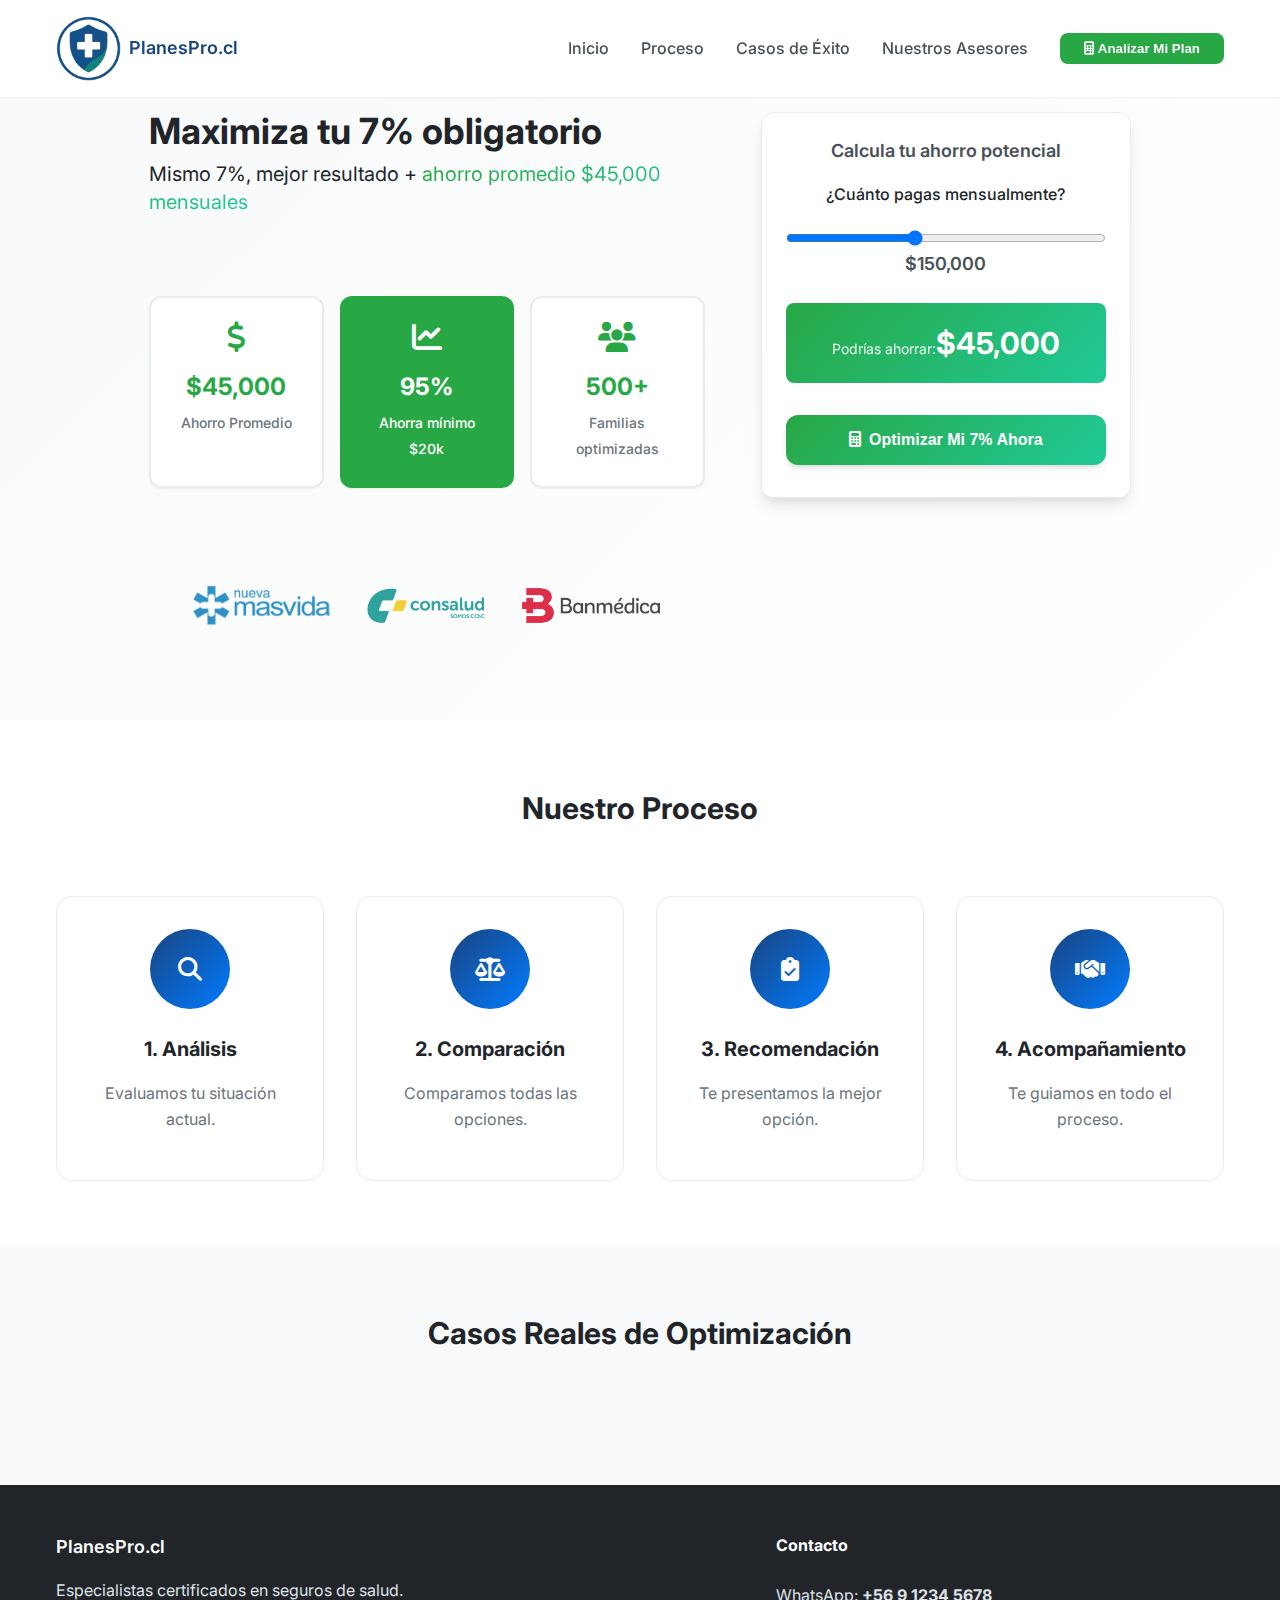
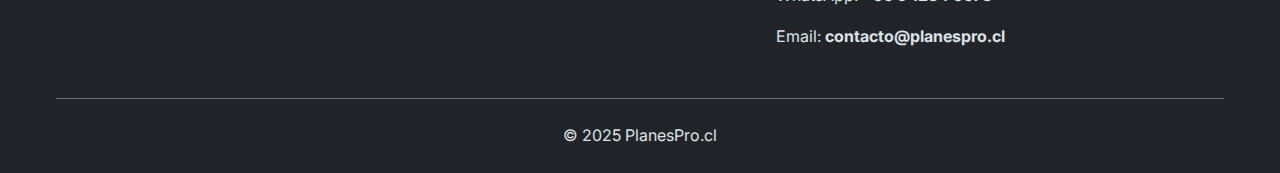
<file: TEST/index.html>
<!DOCTYPE html>
<html lang="es">
<head>
    <meta charset="UTF-8">
    <meta name="viewport" content="width=device-width, initial-scale=1.0">
    <title>PlanesPro.cl - Especialistas en Seguros de Salud</title>
    <meta name="description" content="Especialistas certificados en Isapre. Ahorra hasta $180,000 mensuales optimizando tu plan de salud. Asesoría responsable y personalizada.">
    <link rel="stylesheet" href="styles/styles.css">
    <link href="https://fonts.googleapis.com/css2?family=Inter:wght@300;400;500;600;700&display=swap" rel="stylesheet">
    <link rel="stylesheet" href="https://cdnjs.cloudflare.com/ajax/libs/font-awesome/6.4.0/css/all.min.css">
</head>
<body>

    <header class="header">
        <nav class="navbar">
            <div class="nav-container">
                <a href="index.html" class="logo">
                    <img src="img/logos_planespro/logo-planespro-obs.png" alt="PlanesPro.cl Logo" class="logo-img">
                    <span class="logo-text">PlanesPro.cl</span>
                </a>
                <div class="nav-links">
                    <a href="#inicio" class="nav-link">Inicio</a>
                    <a href="#como-funciona" class="nav-link">Proceso</a>
                    <a href="#casos-exito" class="nav-link">Casos de Éxito</a>
                    <a href="asesores.html" class="nav-link">Nuestros Asesores</a>
                    <button class="cta-btn-header" onclick="openFormModal('header-analizar-plan')">
                        <i class="fas fa-calculator"></i>
                        Analizar Mi Plan
                    </button>
                </div>
                <div class="mobile-menu-btn">
                    <i class="fas fa-bars"></i>
                </div>
            </div>
        </nav>
    </header>

    <main>
        <section id="inicio" class="hero">
            <div class="hero-container">
                <div class="hero-split-optimized">
                    <div class="hero-main-vertical">
                        <div class="headline-group">
                            <h1 class="hero-title-main">Maximiza tu 7% obligatorio</h1>
                            <p class="hero-subtitle-attached">Mismo 7%, mejor resultado + <span class="highlight">ahorro promedio $45,000 mensuales</span></p>
                        </div>
                        <div class="metrics-cards">
                            <div class="metric-card"><i class="fas fa-dollar-sign"></i><span class="metric-number">$45,000</span><span class="metric-label">Ahorro Promedio</span></div>
                            <div class="metric-card featured"><i class="fas fa-chart-line"></i><span class="metric-number">95%</span><span class="metric-label">Ahorra mínimo $20k</span></div>
                            <div class="metric-card"><i class="fas fa-users"></i><span class="metric-number">500+</span><span class="metric-label">Familias optimizadas</span></div>
                        </div>
                        <div class="logos-carousel-section">
                            <div class="logos-carousel">
                                <img src="img/logos_isapres/nuevamasvida.png" alt="Nueva Masvida" class="logo-carousel-item">
                                <img src="img/logos_isapres/consalud.png" alt="Consalud" class="logo-carousel-item">
                                <img src="img/logos_isapres/banmedica-logo.png" alt="Banmédica" class="logo-carousel-item">
                            </div>
                        </div>
                    </div>
                    <div class="hero-calculator">
                        <div class="calculator-card">
                            <h3>Calcula tu ahorro potencial</h3>
                            <div class="calculator-content">
                                <div class="input-group">
                                    <label for="current-payment">¿Cuánto pagas mensualmente?</label>
                                    <input type="range" id="current-payment" min="50000" max="300000" value="150000">
                                    <span id="payment-display">$150,000</span>
                                </div>
                                <div class="savings-result"><span class="savings-label">Podrías ahorrar:</span><span class="savings-amount" id="potential-savings">$45,000</span></div>
                                <button class="cta-btn-breathe" onclick="openFormModal('hero-optimizar-ahora')"><i class="fas fa-calculator"></i><span>Optimizar Mi 7% Ahora</span></button>
                            </div>
                        </div>
                    </div>
                </div>
            </div>
        </section>

        <section id="como-funciona" class="como-funciona">
             <div class="container">
                <div class="section-header"><h2>Nuestro Proceso</h2></div>
                <div class="proceso-steps">
                    <div class="step"><div class="step-icon"><i class="fas fa-search"></i></div><h3>1. Análisis</h3><p>Evaluamos tu situación actual.</p></div>
                    <div class="step"><div class="step-icon"><i class="fas fa-balance-scale"></i></div><h3>2. Comparación</h3><p>Comparamos todas las opciones.</p></div>
                    <div class="step"><div class="step-icon"><i class="fas fa-clipboard-check"></i></div><h3>3. Recomendación</h3><p>Te presentamos la mejor opción.</p></div>
                    <div class="step"><div class="step-icon"><i class="fas fa-handshake"></i></div><h3>4. Acompañamiento</h3><p>Te guiamos en todo el proceso.</p></div>
                </div>
            </div>
        </section>

        <section id="casos-exito" class="casos-exito">
            <div class="container">
                <div class="section-header"><h2>Casos Reales de Optimización</h2></div>
                </div>
        </section>
    </main>

    <footer class="footer">
        <div class="container">
             <div class="footer-content">
                <div class="footer-info">
                    <a href="index.html" class="footer-logo"><span class="logo-text">PlanesPro.cl</span></a>
                    <p>Especialistas certificados en seguros de salud.</p>
                </div>
                <div class="footer-contact">
                    <h4>Contacto</h4>
                    <div class="contact-item"><span>WhatsApp: <strong>+56 9 1234 5678</strong></span></div>
                    <div class="contact-item"><span>Email: <strong>contacto@planespro.cl</strong></span></div>
                </div>
            </div>
            <div class="footer-bottom"><p>&copy; 2025 PlanesPro.cl</p></div>
        </div>
    </footer>
    
    <div id="form-container"></div>
    
    <div id="successModal" class="modal">
        </div>

    <script src="js/script.js"></script>
</body>
</html>
</file>
<file: TEST/styles/styles.css>
/* Reset y Base */
* {
    margin: 0;
    padding: 0;
    box-sizing: border-box;
}

/* Variables CSS - Optimizadas */
:root {
    /* Colores Principales */
    --color-primary: #1a4480;        /* Azul médico oscuro */
    --color-secondary: #28a745;      /* Verde para CTAs */
    --color-accent: #007bff;         /* Azul brillante para acentos */
    --color-health: #17a2b8;         /* Azul salud */
    
    /* Colores Neutros */
    --color-white: #ffffff;
    --color-light: #f8f9fa;
    --color-gray-100: #f1f3f4;
    --color-gray-200: #e9ecef;
    --color-gray-300: #dee2e6;
    --color-gray-600: #6c757d;
    --color-gray-800: #495057;
    --color-gray-900: #212529;
    
    /* Colores de Estado */
    --color-success: #28a745;
    --color-warning: #ffc107;
    --color-danger: #dc3545;
    --color-info: #17a2b8;
    
    /* WhatsApp */
    --color-whatsapp: #25d366;
    
    /* Tipografía */
    --font-family: 'Inter', -apple-system, BlinkMacSystemFont, 'Segoe UI', Roboto, sans-serif;
    --font-size-xs: 0.75rem;
    --font-size-sm: 0.875rem;
    --font-size-base: 1rem;
    --font-size-lg: 1.125rem;
    --font-size-xl: 1.25rem;
    --font-size-2xl: 1.5rem;
    --font-size-3xl: 1.875rem;
    --font-size-4xl: 2.25rem;
    --font-size-5xl: 3rem;
    
    /* Espaciado */
    --spacing-xs: 0.25rem;
    --spacing-sm: 0.5rem;
    --spacing-md: 1rem;
    --spacing-lg: 1.5rem;
    --spacing-xl: 2rem;
    --spacing-2xl: 3rem;
    --spacing-3xl: 4rem;
    
    /* Sombras */
    --shadow-sm: 0 1px 2px 0 rgba(0, 0, 0, 0.05);
    --shadow-base: 0 1px 3px 0 rgba(0, 0, 0, 0.1), 0 1px 2px 0 rgba(0, 0, 0, 0.06);
    --shadow-md: 0 4px 6px -1px rgba(0, 0, 0, 0.1), 0 2px 4px -1px rgba(0, 0, 0, 0.06);
    --shadow-lg: 0 10px 15px -3px rgba(0, 0, 0, 0.1), 0 4px 6px -2px rgba(0, 0, 0, 0.05);
    --shadow-xl: 0 20px 25px -5px rgba(0, 0, 0, 0.1), 0 10px 10px -5px rgba(0, 0, 0, 0.04);
    
    /* Bordes */
    --border-radius-sm: 0.25rem;
    --border-radius-md: 0.5rem;
    --border-radius-lg: 0.75rem;
    --border-radius-xl: 1rem;
    --border-radius-2xl: 1.5rem;
    
    /* Transiciones */
    --transition-fast: 0.15s ease;
    --transition-base: 0.3s ease;
    --transition-slow: 0.5s ease;
}

/* Base Styles */
body {
    font-family: var(--font-family);
    line-height: 1.6;
    color: var(--color-gray-900);
    background-color: var(--color-white);
    scroll-behavior: smooth;
}

.container {
    max-width: 1200px;
    margin: 0 auto;
    padding: 0 var(--spacing-md);
}

/* Header */
.header {
    background: var(--color-white);
    box-shadow: var(--shadow-sm);
    position: fixed;
    top: 0;
    left: 0;
    right: 0;
    z-index: 1000;
}

.navbar {
    padding: var(--spacing-md) 0;
}

.nav-container {
    max-width: 1200px;
    margin: 0 auto;
    padding: 0 var(--spacing-md);
    display: flex;
    justify-content: space-between;
    align-items: center;
}

.logo {
    display: flex;
    align-items: center;
    gap: var(--spacing-sm);
    text-decoration: none;
    transition: var(--transition-base);
}

.logo:hover {
    transform: translateY(-1px);
}

.logo-img {
    width: 65px;
    height: 65px;
    object-fit: contain;
}

.logo-text {
    font-size: var(--font-size-lg);
    font-weight: 600;
    color: var(--color-primary);
}

.nav-links {
    display: flex;
    align-items: center;
    gap: var(--spacing-xl);
}

.nav-link {
    color: var(--color-gray-800);
    text-decoration: none;
    font-weight: 500;
    transition: var(--transition-base);
}

.nav-link:hover {
    color: var(--color-primary);
}

.cta-btn-header {
    background: var(--color-secondary);
    color: var(--color-white);
    border: none;
    padding: var(--spacing-sm) var(--spacing-lg);
    border-radius: var(--border-radius-md);
    font-weight: 600;
    cursor: pointer;
    transition: var(--transition-base);
    display: flex;
    align-items: center;
    gap: var(--spacing-xs);
}

.cta-btn-header:hover {
    background: #1e7e34;
    transform: translateY(-2px);
    box-shadow: var(--shadow-md);
}

.mobile-menu-btn {
    display: none;
    font-size: var(--font-size-xl);
    color: var(--color-primary);
    cursor: pointer;
}

/* Hero Section - Centrado y Limpio */
.hero {
    background: linear-gradient(135deg, var(--color-light) 0%, var(--color-white) 100%);
    padding: 100px 0 var(--spacing-lg);
    min-height: 80vh;
    display: flex;
    align-items: center;
}

.hero-container {
    max-width: 1200px;
    margin: 0 auto;
    padding: 0 var(--spacing-md);
}

.hero-content-centered {
    text-align: center;
    max-width: 900px;
    margin: 0 auto;
}

.hero-text-centered {
    display: flex;
    flex-direction: column;
    align-items: center;
    gap: var(--spacing-lg);
}

.hero-title {
    font-size: var(--font-size-4xl);
    font-weight: 700;
    line-height: 1.2;
    color: var(--color-gray-900);
    margin-bottom: var(--spacing-lg);
}

.highlight {
    color: var(--color-secondary);
    background: linear-gradient(135deg, var(--color-secondary), #20c997);
    -webkit-background-clip: text;
    -webkit-text-fill-color: transparent;
    background-clip: text;
}

.hero-subtitle {
    font-size: var(--font-size-lg);
    color: var(--color-gray-600);
    margin-bottom: var(--spacing-xl);
    line-height: 1.6;
}

/* Contexto Social Responsable */
.social-context {
    background: #e8f5e8;
    border-left: 4px solid var(--color-secondary);
    padding: var(--spacing-md);
    border-radius: var(--border-radius-md);
    margin-bottom: var(--spacing-lg);
}

.context-item {
    display: flex;
    align-items: center;
    gap: var(--spacing-sm);
    margin-bottom: var(--spacing-sm);
    color: var(--color-gray-700);
    font-size: var(--font-size-sm);
}

.context-item:last-child {
    margin-bottom: 0;
}

.context-item i {
    color: var(--color-secondary);
    font-size: var(--font-size-base);
}

.urgency-banner {
    background: linear-gradient(135deg, #ff6b6b, #ee5a24);
    color: var(--color-white);
    padding: var(--spacing-md) var(--spacing-lg);
    border-radius: var(--border-radius-lg);
    display: flex;
    align-items: center;
    gap: var(--spacing-sm);
    margin-bottom: var(--spacing-xl);
    font-weight: 500;
    animation: pulseGlow 3s infinite;
}

@keyframes pulseGlow {
    0%, 100% { box-shadow: 0 0 5px rgba(238, 90, 36, 0.3); }
    50% { box-shadow: 0 0 20px rgba(238, 90, 36, 0.6); }
}

/* Hero CTA Section */
.hero-cta-section {
    display: flex;
    flex-direction: column;
    align-items: center;
    gap: var(--spacing-lg);
    margin: var(--spacing-xl) 0;
}

.cta-btn-main {
    background: linear-gradient(135deg, var(--color-secondary), #20c997);
    color: var(--color-white);
    border: none;
    padding: var(--spacing-lg) var(--spacing-2xl);
    border-radius: var(--border-radius-xl);
    font-size: var(--font-size-lg);
    font-weight: 700;
    cursor: pointer;
    transition: var(--transition-base);
    display: flex;
    flex-direction: column;
    align-items: center;
    gap: var(--spacing-xs);
    box-shadow: var(--shadow-lg);
    min-width: 280px;
    text-align: center;
}

.cta-btn-main:hover {
    transform: translateY(-3px);
    box-shadow: var(--shadow-xl);
    background: linear-gradient(135deg, #1e7e34, #17a085);
}

.cta-btn-main i {
    font-size: var(--font-size-xl);
    margin-bottom: var(--spacing-xs);
}

.cta-btn-main small {
    font-size: var(--font-size-sm);
    font-weight: 400;
    opacity: 0.9;
}

.hero-guarantees {
    display: flex;
    justify-content: center;
    gap: var(--spacing-lg);
    flex-wrap: wrap;
}

.hero-guarantees .guarantee {
    display: flex;
    align-items: center;
    gap: var(--spacing-xs);
    color: var(--color-gray-700);
    font-size: var(--font-size-sm);
    font-weight: 500;
    background: var(--color-white);
    padding: var(--spacing-sm) var(--spacing-md);
    border-radius: var(--border-radius-md);
    box-shadow: var(--shadow-sm);
    border: 1px solid var(--color-gray-200);
}

.hero-guarantees .guarantee i {
    color: var(--color-secondary);
}

/* Hero Content Sections */
.hero-content-sections {
    display: grid;
    grid-template-columns: 1fr 1fr;
    gap: var(--spacing-2xl);
    margin-top: var(--spacing-3xl);
    max-width: 1000px;
    margin-left: auto;
    margin-right: auto;
}

.content-section {
    background: var(--color-white);
    padding: var(--spacing-xl);
    border-radius: var(--border-radius-xl);
    box-shadow: var(--shadow-md);
    border: 1px solid var(--color-gray-200);
    text-align: left;
}

.content-section h3 {
    color: var(--color-gray-900);
    font-size: var(--font-size-lg);
    margin-bottom: var(--spacing-lg);
    display: flex;
    align-items: center;
    gap: var(--spacing-sm);
}

.content-section h3 i {
    color: var(--color-primary);
}

.benefits-list {
    display: flex;
    flex-direction: column;
    gap: var(--spacing-lg);
}

.benefit-point {
    display: flex;
    gap: var(--spacing-md);
    align-items: flex-start;
}

.benefit-icon {
    width: 40px;
    height: 40px;
    background: linear-gradient(135deg, var(--color-secondary), #20c997);
    border-radius: 50%;
    display: flex;
    align-items: center;
    justify-content: center;
    flex-shrink: 0;
}

.benefit-icon i {
    color: var(--color-white);
    font-size: var(--font-size-base);
}

.benefit-text strong {
    color: var(--color-gray-900);
    font-size: var(--font-size-base);
    display: block;
    margin-bottom: var(--spacing-xs);
}

.benefit-text p {
    color: var(--color-gray-600);
    font-size: var(--font-size-sm);
    line-height: 1.4;
    margin: 0;
}

.process-steps-mini {
    display: flex;
    flex-direction: column;
    gap: var(--spacing-lg);
    margin-bottom: var(--spacing-lg);
}

.step-mini {
    display: flex;
    gap: var(--spacing-md);
    align-items: flex-start;
}

.step-number {
    width: 32px;
    height: 32px;
    background: var(--color-primary);
    color: var(--color-white);
    border-radius: 50%;
    display: flex;
    align-items: center;
    justify-content: center;
    font-weight: 600;
    font-size: var(--font-size-sm);
    flex-shrink: 0;
}

.step-content strong {
    color: var(--color-gray-900);
    font-size: var(--font-size-base);
    display: block;
    margin-bottom: var(--spacing-xs);
}

.step-content p {
    color: var(--color-gray-600);
    font-size: var(--font-size-sm);
    line-height: 1.4;
    margin: 0;
}

.urgency-note {
    background: #fff3cd;
    border: 1px solid #ffeaa7;
    border-radius: var(--border-radius-md);
    padding: var(--spacing-md);
    display: flex;
    align-items: center;
    gap: var(--spacing-sm);
}

.urgency-note i {
    color: #f39c12;
    flex-shrink: 0;
}

.urgency-note span {
    color: #856404;
    font-size: var(--font-size-sm);
}

.social-proof {
    display: grid;
    grid-template-columns: repeat(3, 1fr);
    gap: var(--spacing-md);
    margin-bottom: var(--spacing-xl);
}

.proof-item {
    text-align: center;
    padding: var(--spacing-md);
    background: var(--color-white);
    border-radius: var(--border-radius-lg);
    box-shadow: var(--shadow-sm);
    border: 1px solid var(--color-gray-200);
}

.proof-item strong {
    display: block;
    font-size: var(--font-size-2xl);
    font-weight: 700;
    color: var(--color-primary);
    margin-bottom: var(--spacing-xs);
}

.proof-item span {
    font-size: var(--font-size-sm);
    color: var(--color-gray-600);
}

.hero-benefits {
    display: flex;
    flex-direction: column;
    gap: var(--spacing-md);
}

.benefit-item {
    display: flex;
    align-items: center;
    gap: var(--spacing-sm);
    color: var(--color-gray-800);
    font-weight: 500;
}

.benefit-item i {
    color: var(--color-secondary);
    font-size: var(--font-size-lg);
}

/* Hero Form Container - Compactado */
.hero-form-container {
    display: flex;
    flex-direction: column;
    gap: var(--spacing-md);
}

.form-intro {
    text-align: center;
    padding: var(--spacing-md);
    background: linear-gradient(135deg, var(--color-primary), var(--color-accent));
    color: var(--color-white);
    border-radius: var(--border-radius-lg);
}

.form-intro h3 {
    font-size: var(--font-size-lg);
    margin-bottom: var(--spacing-xs);
    display: flex;
    align-items: center;
    justify-content: center;
    gap: var(--spacing-sm);
}

.form-intro p {
    font-size: var(--font-size-sm);
    opacity: 0.9;
}

.hero-form {
    background: var(--color-white);
    padding: var(--spacing-lg);
    border-radius: var(--border-radius-xl);
    box-shadow: var(--shadow-lg);
    border: 1px solid var(--color-gray-200);
}

.lead-form {
    display: flex;
    flex-direction: column;
    gap: var(--spacing-md);
}

.form-row {
    display: grid;
    grid-template-columns: 1fr 1fr;
    gap: var(--spacing-md);
}

.form-group {
    display: flex;
    flex-direction: column;
}

.form-group label {
    font-weight: 500;
    color: var(--color-gray-900);
    margin-bottom: var(--spacing-xs);
    font-size: var(--font-size-sm);
}

.form-group input,
.form-group select {
    padding: var(--spacing-sm) var(--spacing-md);
    border: 2px solid var(--color-gray-300);
    border-radius: var(--border-radius-md);
    font-size: var(--font-size-sm);
    transition: var(--transition-base);
    background: var(--color-white);
}

.form-group input:focus,
.form-group select:focus {
    outline: none;
    border-color: var(--color-primary);
    box-shadow: 0 0 0 3px rgba(26, 68, 128, 0.1);
}

.cta-btn-primary {
    background: var(--color-secondary);
    color: var(--color-white);
    border: none;
    padding: var(--spacing-md) var(--spacing-lg);
    border-radius: var(--border-radius-md);
    font-size: var(--font-size-base);
    font-weight: 600;
    cursor: pointer;
    transition: var(--transition-base);
    display: flex;
    align-items: center;
    justify-content: center;
    gap: var(--spacing-sm);
}

.cta-btn-primary:hover {
    background: #1e7e34;
    transform: translateY(-2px);
    box-shadow: var(--shadow-lg);
}

/* WhatsApp Option */
.whatsapp-option {
    text-align: center;
    margin-top: var(--spacing-md);
    padding-top: var(--spacing-md);
    border-top: 1px solid var(--color-gray-200);
}

.whatsapp-option p {
    font-size: var(--font-size-sm);
    color: var(--color-gray-600);
    margin-bottom: var(--spacing-sm);
}

.whatsapp-btn {
    display: inline-flex;
    align-items: center;
    gap: var(--spacing-sm);
    background: var(--color-whatsapp);
    color: var(--color-white);
    text-decoration: none;
    padding: var(--spacing-sm) var(--spacing-lg);
    border-radius: var(--border-radius-md);
    font-weight: 500;
    font-size: var(--font-size-sm);
    transition: var(--transition-base);
}

.whatsapp-btn:hover {
    background: #128c7e;
    transform: translateY(-1px);
}

.form-guarantees {
    display: flex;
    justify-content: center;
    gap: var(--spacing-lg);
    padding: var(--spacing-md);
    background: var(--color-gray-100);
    border-radius: var(--border-radius-lg);
}

.guarantee {
    display: flex;
    align-items: center;
    gap: var(--spacing-xs);
    color: var(--color-gray-700);
    font-size: var(--font-size-xs);
    font-weight: 500;
}

.guarantee i {
    color: var(--color-secondary);
}

/* Página Asesores - Estilos Específicos */
.hero-asesores {
    background: linear-gradient(135deg, var(--color-primary) 0%, var(--color-accent) 100%);
    color: var(--color-white);
    padding: 140px 0 var(--spacing-3xl);
    text-align: center;
}

.hero-asesores-content h1 {
    font-size: var(--font-size-4xl);
    font-weight: 700;
    margin-bottom: var(--spacing-lg);
}

.hero-asesores-content p {
    font-size: var(--font-size-lg);
    opacity: 0.9;
    margin-bottom: var(--spacing-2xl);
    max-width: 600px;
    margin-left: auto;
    margin-right: auto;
}

.equipo-stats {
    display: grid;
    grid-template-columns: repeat(3, 1fr);
    gap: var(--spacing-xl);
    max-width: 600px;
    margin: 0 auto;
}

.stat-item {
    text-align: center;
}

.stat-item strong {
    display: block;
    font-size: var(--font-size-3xl);
    font-weight: 700;
    margin-bottom: var(--spacing-xs);
}

.stat-item span {
    font-size: var(--font-size-sm);
    opacity: 0.9;
}

.asesores-detallados {
    padding: var(--spacing-3xl) 0;
    background: var(--color-white);
}

.asesor-detalle {
    background: var(--color-white);
    border-radius: var(--border-radius-xl);
    box-shadow: var(--shadow-lg);
    margin-bottom: var(--spacing-3xl);
    overflow: hidden;
    border: 1px solid var(--color-gray-200);
}

.asesor-info-completa {
    padding: var(--spacing-2xl);
    background: var(--color-light);
}

.asesor-perfil {
    display: grid;
    grid-template-columns: auto 1fr;
    gap: var(--spacing-2xl);
    align-items: start;
}

.asesor-avatar-grande {
    width: 120px;
    height: 120px;
    background: linear-gradient(135deg, var(--color-primary), var(--color-accent));
    border-radius: 50%;
    display: flex;
    align-items: center;
    justify-content: center;
    box-shadow: var(--shadow-lg);
}

.asesor-avatar-grande i {
    font-size: var(--font-size-4xl);
    color: var(--color-white);
}

.asesor-foto {
    width: 100%;
    height: 100%;
    object-fit: cover;
    border-radius: 50%;
}

.asesor-datos h2 {
    font-size: var(--font-size-2xl);
    color: var(--color-gray-900);
    margin-bottom: var(--spacing-xs);
}

.asesor-titulo {
    font-size: var(--font-size-lg);
    color: var(--color-primary);
    font-weight: 600;
    margin-bottom: var(--spacing-lg);
}

.asesor-descripcion {
    color: var(--color-gray-700);
    line-height: 1.6;
    margin-bottom: var(--spacing-xl);
}

.asesor-especialidades-detalle h4 {
    color: var(--color-gray-900);
    margin-bottom: var(--spacing-md);
}

.especialidades-lista {
    display: flex;
    flex-wrap: wrap;
    gap: var(--spacing-sm);
    margin-bottom: var(--spacing-xl);
}

.especialidades-lista .especialidad {
    background: var(--color-primary);
    color: var(--color-white);
    padding: var(--spacing-xs) var(--spacing-md);
    border-radius: var(--border-radius-md);
    font-size: var(--font-size-sm);
    font-weight: 500;
}

.asesor-credenciales {
    display: flex;
    flex-direction: column;
    gap: var(--spacing-sm);
    margin-bottom: var(--spacing-xl);
}

.credencial {
    display: flex;
    align-items: center;
    gap: var(--spacing-sm);
    color: var(--color-gray-700);
    font-size: var(--font-size-sm);
}

.credencial i {
    color: var(--color-secondary);
    width: 20px;
}

.contacto-asesor {
    margin-top: var(--spacing-lg);
}

.btn-contactar {
    background: var(--color-whatsapp);
    color: var(--color-white);
    text-decoration: none;
    padding: var(--spacing-md) var(--spacing-xl);
    border-radius: var(--border-radius-md);
    font-weight: 600;
    display: inline-flex;
    align-items: center;
    gap: var(--spacing-sm);
    transition: var(--transition-base);
    box-shadow: var(--shadow-md);
}

.btn-contactar:hover {
    background: #128c7e;
    transform: translateY(-2px);
    box-shadow: var(--shadow-lg);
}

.testimonios-asesor {
    padding: var(--spacing-2xl);
    background: var(--color-white);
}

.testimonios-asesor h3 {
    color: var(--color-gray-900);
    margin-bottom: var(--spacing-xl);
    text-align: center;
    font-size: var(--font-size-xl);
}

.testimonios-asesor h3 i {
    color: var(--color-primary);
    margin-right: var(--spacing-sm);
}

.testimonios-grid {
    display: grid;
    grid-template-columns: repeat(auto-fit, minmax(350px, 1fr));
    gap: var(--spacing-xl);
}

/* Carrusel de Testimonios */
.testimonios-carousel-container {
    position: relative;
    overflow: hidden;
}

.testimonios-carousel {
    position: relative;
}

.testimonios-slide {
    display: none;
    animation: fadeInTestimonios 0.5s ease-out;
}

.testimonios-slide.active {
    display: block;
}

@keyframes fadeInTestimonios {
    from {
        opacity: 0;
        transform: translateX(20px);
    }
    to {
        opacity: 1;
        transform: translateX(0);
    }
}

.testimonios-grid-carousel {
    display: grid;
    grid-template-columns: repeat(auto-fit, minmax(300px, 1fr));
    gap: var(--spacing-lg);
}

.testimonios-nav {
    display: flex;
    justify-content: center;
    align-items: center;
    gap: var(--spacing-lg);
    margin-top: var(--spacing-xl);
}

.testimonios-nav-btn {
    background: var(--color-white);
    border: 2px solid var(--color-primary);
    color: var(--color-primary);
    width: 40px;
    height: 40px;
    border-radius: 50%;
    display: flex;
    align-items: center;
    justify-content: center;
    cursor: pointer;
    transition: var(--transition-base);
    font-size: var(--font-size-sm);
}

.testimonios-nav-btn:hover {
    background: var(--color-primary);
    color: var(--color-white);
    transform: scale(1.1);
}

.testimonios-dots {
    display: flex;
    gap: var(--spacing-sm);
}

.testimonios-dot {
    width: 12px;
    height: 12px;
    border-radius: 50%;
    background: var(--color-gray-300);
    cursor: pointer;
    transition: var(--transition-base);
}

.testimonios-dot.active {
    background: var(--color-primary);
    transform: scale(1.2);
}

.testimonio-card {
    background: var(--color-white);
    padding: var(--spacing-lg);
    border-radius: var(--border-radius-lg);
    box-shadow: var(--shadow-md);
    border: 1px solid var(--color-gray-200);
    transition: var(--transition-base);
    position: relative;
}

.testimonio-card:hover {
    transform: translateY(-2px);
    box-shadow: var(--shadow-lg);
}

.testimonio-rating {
    color: #ffc107;
    margin-bottom: var(--spacing-md);
    font-size: var(--font-size-sm);
}

.testimonio-card p {
    font-style: italic;
    color: var(--color-gray-700);
    margin-bottom: var(--spacing-lg);
    line-height: 1.6;
}

.testimonio-author strong {
    display: block;
    color: var(--color-gray-900);
    margin-bottom: var(--spacing-xs);
    font-size: var(--font-size-base);
}

.testimonio-author span {
    color: var(--color-gray-600);
    font-size: var(--font-size-sm);
    display: block;
    margin-bottom: var(--spacing-xs);
}

.testimonio-author small {
    color: var(--color-gray-500);
    font-size: var(--font-size-xs);
}

.testimonio-resultado {
    margin-top: var(--spacing-md);
    padding-top: var(--spacing-md);
    border-top: 1px solid var(--color-gray-200);
}

.testimonio-resultado span {
    font-size: var(--font-size-sm);
    font-weight: 600;
    padding: var(--spacing-xs) var(--spacing-sm);
    border-radius: var(--border-radius-sm);
}

.testimonio-resultado .ahorro {
    background: #d4edda;
    color: #155724;
}

.testimonio-resultado .recomendacion {
    background: #cce5ff;
    color: #004085;
}

.testimonio-resultado .optimizacion {
    background: #fff3cd;
    color: #856404;
}

.testimonio-resultado .servicio {
    background: #e2e3e5;
    color: #383d41;
}

.proximamente-asesores {
    background: var(--color-light);
    padding: var(--spacing-3xl);
    border-radius: var(--border-radius-xl);
    text-align: center;
}

.proximamente-content {
    max-width: 600px;
    margin: 0 auto;
}

.proximamente-icon {
    width: 80px;
    height: 80px;
    background: linear-gradient(135deg, var(--color-gray-400), var(--color-gray-500));
    border-radius: 50%;
    display: flex;
    align-items: center;
    justify-content: center;
    margin: 0 auto var(--spacing-lg);
}

.proximamente-icon i {
    font-size: var(--font-size-2xl);
    color: var(--color-white);
}

.proximamente-content h3 {
    color: var(--color-gray-900);
    margin-bottom: var(--spacing-lg);
}

.proximamente-content p {
    color: var(--color-gray-700);
    margin-bottom: var(--spacing-xl);
    line-height: 1.6;
}

.especialidades-futuras {
    display: flex;
    flex-direction: column;
    gap: var(--spacing-md);
    margin-bottom: var(--spacing-xl);
}

.especialidad-futura {
    display: flex;
    align-items: center;
    gap: var(--spacing-sm);
    color: var(--color-gray-700);
    background: var(--color-white);
    padding: var(--spacing-md);
    border-radius: var(--border-radius-md);
    box-shadow: var(--shadow-sm);
}

.especialidad-futura i {
    color: var(--color-primary);
    width: 20px;
}

.proximamente-nota {
    font-size: var(--font-size-sm);
    color: var(--color-gray-600);
    font-style: italic;
}

.cta-asesores {
    background: var(--color-light);
    padding: var(--spacing-3xl) 0;
    text-align: center;
}

.nav-link.active {
    color: var(--color-primary);
    font-weight: 600;
}

/* Como Funciona Section */
.como-funciona {
    padding: var(--spacing-3xl) 0;
    background: var(--color-white);
}

.section-header {
    text-align: center;
    margin-bottom: var(--spacing-3xl);
}

.section-header h2 {
    font-size: var(--font-size-3xl);
    font-weight: 700;
    color: var(--color-gray-900);
    margin-bottom: var(--spacing-md);
}

.section-header p {
    font-size: var(--font-size-lg);
    color: var(--color-gray-600);
}

.proceso-steps {
    display: grid;
    grid-template-columns: repeat(auto-fit, minmax(250px, 1fr));
    gap: var(--spacing-xl);
}

.step {
    text-align: center;
    padding: var(--spacing-xl);
    background: var(--color-white);
    border-radius: var(--border-radius-xl);
    border: 1px solid var(--color-gray-200);
    transition: var(--transition-base);
}

.step:hover {
    transform: translateY(-4px);
    box-shadow: var(--shadow-lg);
}

.step-icon {
    width: 80px;
    height: 80px;
    background: linear-gradient(135deg, var(--color-primary), var(--color-accent));
    color: var(--color-white);
    border-radius: 50%;
    display: flex;
    align-items: center;
    justify-content: center;
    margin: 0 auto var(--spacing-lg);
    font-size: var(--font-size-2xl);
}

.step h3 {
    font-size: var(--font-size-xl);
    color: var(--color-gray-900);
    margin-bottom: var(--spacing-md);
}

.step p {
    color: var(--color-gray-600);
    margin-bottom: var(--spacing-md);
    line-height: 1.6;
}

.step-time {
    color: var(--color-primary);
    font-weight: 600;
    font-size: var(--font-size-sm);
}

/* Casos de Éxito */
.casos-exito {
    padding: var(--spacing-3xl) 0;
    background: var(--color-light);
}

.casos-carousel {
    position: relative;
    max-width: 900px;
    margin: 0 auto;
}

.caso-card {
    background: var(--color-white);
    padding: var(--spacing-xl);
    border-radius: var(--border-radius-xl);
    box-shadow: var(--shadow-md);
    display: none;
    animation: fadeInUp 0.5s ease-out;
}

.caso-card.active {
    display: block;
}

@keyframes fadeInUp {
    from {
        opacity: 0;
        transform: translateY(20px);
    }
    to {
        opacity: 1;
        transform: translateY(0);
    }
}

.caso-header {
    display: flex;
    justify-content: space-between;
    align-items: center;
    margin-bottom: var(--spacing-lg);
    flex-wrap: wrap;
    gap: var(--spacing-md);
}

.caso-header h3 {
    color: var(--color-gray-900);
    font-size: var(--font-size-lg);
    display: flex;
    align-items: center;
    gap: var(--spacing-sm);
}

.caso-header h3 i {
    color: var(--color-primary);
}

.ahorro-badge {
    background: linear-gradient(135deg, var(--color-secondary), #20c997);
    color: var(--color-white);
    padding: var(--spacing-sm) var(--spacing-md);
    border-radius: var(--border-radius-lg);
    font-size: var(--font-size-sm);
    font-weight: 600;
}

.caso-antes-despues {
    display: grid;
    grid-template-columns: 1fr 1fr;
    gap: var(--spacing-xl);
    margin-bottom: var(--spacing-lg);
}

.antes, .despues {
    padding: var(--spacing-lg);
    border-radius: var(--border-radius-lg);
}

.antes {
    background: #fff5f5;
    border-left: 4px solid var(--color-danger);
}

.despues {
    background: #f0fff4;
    border-left: 4px solid var(--color-secondary);
}

.antes h4, .despues h4 {
    color: var(--color-gray-900);
    margin-bottom: var(--spacing-md);
    font-size: var(--font-size-base);
}

.antes p, .despues p {
    margin-bottom: var(--spacing-sm);
    color: var(--color-gray-700);
}

.resultado {
    background: var(--color-primary);
    color: var(--color-white);
    padding: var(--spacing-lg);
    border-radius: var(--border-radius-lg);
    text-align: center;
}

.carousel-nav {
    display: flex;
    justify-content: center;
    align-items: center;
    gap: var(--spacing-lg);
    margin-top: var(--spacing-xl);
}

.nav-btn {
    background: var(--color-white);
    border: 2px solid var(--color-primary);
    color: var(--color-primary);
    width: 40px;
    height: 40px;
    border-radius: 50%;
    display: flex;
    align-items: center;
    justify-content: center;
    cursor: pointer;
    transition: var(--transition-base);
}

.nav-btn:hover {
    background: var(--color-primary);
    color: var(--color-white);
}

.carousel-dots {
    display: flex;
    gap: var(--spacing-sm);
}

.dot {
    width: 12px;
    height: 12px;
    border-radius: 50%;
    background: var(--color-gray-300);
    cursor: pointer;
    transition: var(--transition-base);
}

.dot.active {
    background: var(--color-primary);
}



/* Testimonios */
.testimonios {
    padding: var(--spacing-3xl) 0;
    background: var(--color-light);
}

.testimonios-grid {
    display: grid;
    grid-template-columns: repeat(auto-fit, minmax(300px, 1fr));
    gap: var(--spacing-xl);
}

.testimonio-card {
    background: var(--color-white);
    padding: var(--spacing-xl);
    border-radius: var(--border-radius-xl);
    box-shadow: var(--shadow-md);
    border: 1px solid var(--color-gray-200);
    transition: var(--transition-base);
}

.testimonio-card:hover {
    transform: translateY(-4px);
    box-shadow: var(--shadow-lg);
}

.testimonio-rating {
    color: #ffc107;
    margin-bottom: var(--spacing-lg);
    font-size: var(--font-size-lg);
}

.testimonio-card p {
    font-style: italic;
    color: var(--color-gray-700);
    margin-bottom: var(--spacing-lg);
    line-height: 1.6;
}

.testimonio-author strong {
    display: block;
    color: var(--color-gray-900);
    margin-bottom: var(--spacing-xs);
}

.testimonio-author span {
    color: var(--color-gray-600);
    font-size: var(--font-size-sm);
}

/* CTA Final */
.cta-final {
    padding: var(--spacing-3xl) 0;
    background: linear-gradient(135deg, var(--color-primary), var(--color-accent));
    color: var(--color-white);
    text-align: center;
}

.cta-content h2 {
    font-size: var(--font-size-3xl);
    margin-bottom: var(--spacing-md);
}

.cta-content p {
    font-size: var(--font-size-lg);
    margin-bottom: var(--spacing-xl);
    opacity: 0.9;
}

.cta-buttons {
    display: flex;
    justify-content: center;
    gap: var(--spacing-lg);
    margin-bottom: var(--spacing-lg);
    flex-wrap: wrap;
}

.whatsapp-btn-large {
    background: var(--color-whatsapp);
    color: var(--color-white);
    text-decoration: none;
    padding: var(--spacing-lg) var(--spacing-xl);
    border-radius: var(--border-radius-md);
    font-weight: 600;
    transition: var(--transition-base);
    display: inline-flex;
    align-items: center;
    gap: var(--spacing-sm);
}

.whatsapp-btn-large:hover {
    background: #128c7e;
    transform: translateY(-2px);
    box-shadow: var(--shadow-lg);
}

.cta-urgency {
    font-size: var(--font-size-sm);
    opacity: 0.8;
}

/* Footer - Contraste Corregido */
.footer {
    background: var(--color-gray-900);
    color: var(--color-white);
    padding: var(--spacing-2xl) 0 var(--spacing-md);
}

.footer-content {
    display: grid;
    grid-template-columns: 1.5fr 1fr;
    gap: var(--spacing-2xl);
    margin-bottom: var(--spacing-xl);
}

.footer-logo {
    display: flex;
    align-items: center;
    gap: var(--spacing-sm);
    text-decoration: none;
    margin-bottom: var(--spacing-md);
}

.footer-logo .logo-text {
    color: var(--color-white); /* CORREGIDO: Ahora se ve en footer oscuro */
    font-size: var(--font-size-lg);
    font-weight: 600;
}

.footer-info p {
    color: var(--color-gray-300);
    margin-bottom: var(--spacing-sm);
}

.footer-contact h4 {
    color: var(--color-white);
    margin-bottom: var(--spacing-lg);
}

.contact-item {
    display: flex;
    align-items: center;
    gap: var(--spacing-sm);
    margin-bottom: var(--spacing-md);
    color: var(--color-gray-300);
}

.contact-item i {
    color: var(--color-secondary);
}

.social-links {
    display: flex;
    gap: var(--spacing-md);
    margin-top: var(--spacing-lg);
}

.social-link {
    color: var(--color-white);
    font-size: var(--font-size-lg);
    transition: var(--transition-base);
}

.social-link:hover {
    color: var(--color-secondary);
}

.footer-bottom {
    text-align: center;
    padding-top: var(--spacing-lg);
    border-top: 1px solid var(--color-gray-600);
    color: var(--color-gray-300);
}

.footer-bottom p {
    margin-bottom: var(--spacing-sm);
}

/* Modal */
.modal {
    display: none;
    position: fixed;
    z-index: 2000;
    left: 0;
    top: 0;
    width: 100%;
    height: 100%;
    background-color: rgba(0, 0, 0, 0.5);
    backdrop-filter: blur(4px);
}

.modal-content {
    background-color: var(--color-white);
    margin: 10% auto;
    padding: 0;
    border-radius: var(--border-radius-xl);
    max-width: 500px;
    width: 90%;
    box-shadow: var(--shadow-xl);
    animation: modalSlideIn 0.3s ease-out;
}

@keyframes modalSlideIn {
    from {
        opacity: 0;
        transform: translateY(-50px) scale(0.9);
    }
    to {
        opacity: 1;
        transform: translateY(0) scale(1);
    }
}

.success-modal {
    text-align: center;
    padding: var(--spacing-2xl);
}

.success-icon {
    font-size: 4rem;
    color: var(--color-secondary);
    margin-bottom: var(--spacing-lg);
}

.success-modal h3 {
    color: var(--color-gray-900);
    margin-bottom: var(--spacing-md);
}

.success-modal p {
    color: var(--color-gray-600);
    margin-bottom: var(--spacing-md);
    line-height: 1.6;
}

/* Responsive Design */
@media (max-width: 768px) {
    .nav-links {
        display: none;
    }
    
    .mobile-menu-btn {
        display: block;
    }
    
    .hero-title {
        font-size: var(--font-size-3xl);
    }
    
    .cta-btn-main {
        min-width: 260px;
        padding: var(--spacing-md) var(--spacing-lg);
        font-size: var(--font-size-base);
    }
    
    .hero-guarantees {
        gap: var(--spacing-md);
    }
    
    .hero-guarantees .guarantee {
        font-size: var(--font-size-xs);
        padding: var(--spacing-xs) var(--spacing-sm);
    }
    
    /* Hero Content Sections Responsive */
    .hero-content-sections {
        grid-template-columns: 1fr;
        gap: var(--spacing-lg);
        margin-top: var(--spacing-xl);
    }
    
    .content-section {
        padding: var(--spacing-lg);
    }
    
    .benefit-point,
    .step-mini {
        gap: var(--spacing-sm);
    }
    
    .benefit-icon,
    .step-number {
        width: 35px;
        height: 35px;
        font-size: var(--font-size-sm);
    }
    
    .social-proof {
        grid-template-columns: 1fr;
        gap: var(--spacing-sm);
    }
    
    .lead-form-modal .form-row {
        grid-template-columns: 1fr;
        gap: var(--spacing-sm);
    }
    
    .form-guarantees-modal {
        flex-direction: column;
        gap: var(--spacing-sm);
    }
    
    .modal-content {
        width: 95%;
        margin: 5% auto;
    }
    
    .modal-header {
        padding: var(--spacing-md) var(--spacing-lg);
    }
    
    .modal-body {
        padding: var(--spacing-lg);
    }
    
    .whatsapp-float {
        bottom: 15px;
        right: 15px;
    }
    
    .whatsapp-float-btn {
        width: 55px;
        height: 55px;
    }
    
    .whatsapp-float-btn i {
        font-size: var(--font-size-xl);
    }
    
    .whatsapp-tooltip {
        display: none; /* Ocultar tooltip en mobile */
    }
    
    .proceso-steps {
        grid-template-columns: 1fr;
        gap: var(--spacing-lg);
    }
    
    .caso-antes-despues {
        grid-template-columns: 1fr;
        gap: var(--spacing-md);
    }
    
    .testimonios-grid {
        grid-template-columns: 1fr;
        gap: var(--spacing-lg);
    }
    
    .footer-content {
        grid-template-columns: 1fr;
        gap: var(--spacing-lg);
        text-align: center;
    }
    
    .cta-buttons {
        flex-direction: column;
        align-items: center;
    }
    
    .carousel-nav {
        gap: var(--spacing-md);
    }
    
    /* Responsive Asesores */
    .equipo-stats {
        grid-template-columns: 1fr;
        gap: var(--spacing-lg);
    }
    
    .asesor-perfil {
        grid-template-columns: 1fr;
        text-align: center;
        gap: var(--spacing-lg);
    }
    
    .asesor-avatar-grande {
        margin: 0 auto;
    }
    
    .testimonios-grid {
        grid-template-columns: 1fr;
        gap: var(--spacing-lg);
    }
    
    .especialidades-lista {
        justify-content: center;
    }
    
    .testimonios-grid-carousel {
        grid-template-columns: 1fr;
        gap: var(--spacing-md);
    }
    
    .testimonios-nav {
        gap: var(--spacing-md);
    }
    
    .testimonios-nav-btn {
        width: 35px;
        height: 35px;
    }
}

@media (max-width: 480px) {
    .hero {
        padding: 100px 0 var(--spacing-xl);
        min-height: auto;
    }
    
    .hero-title {
        font-size: var(--font-size-2xl);
    }
    
    .cta-btn-main {
        min-width: 240px;
        padding: var(--spacing-md);
    }
    
    .cta-btn-main i {
        font-size: var(--font-size-lg);
    }
    
    .urgency-banner {
        flex-direction: column;
        gap: var(--spacing-xs);
        text-align: center;
        padding: var(--spacing-sm) var(--spacing-md);
    }
    
    .caso-header {
        flex-direction: column;
        text-align: center;
    }
    
    .modal-content {
        width: 95%;
        margin: 10% auto;
    }
    
    .modal-header h3 {
        font-size: var(--font-size-base);
    }
    
    .modal-body {
        padding: var(--spacing-md);
    }
    
    .whatsapp-float {
        bottom: 10px;
        right: 10px;
    }
    
    .whatsapp-float-btn {
        width: 50px;
        height: 50px;
    }
    
    .whatsapp-float-btn i {
        font-size: var(--font-size-lg);
    }
    
    .social-context {
        padding: var(--spacing-sm);
    }
    
    .context-item {
        font-size: var(--font-size-xs);
    }
    
    .form-guarantees-modal {
        gap: var(--spacing-xs);
    }
    
    .form-guarantees-modal .guarantee {
        font-size: 10px;
    }
    
    /* Responsive Asesores Mobile */
    .hero-asesores {
        padding: 120px 0 var(--spacing-2xl);
    }
    
    .hero-asesores-content h1 {
        font-size: var(--font-size-2xl);
    }
    
    .asesor-detalle {
        margin-bottom: var(--spacing-2xl);
    }
    
    .asesor-info-completa,
    .testimonios-asesor {
        padding: var(--spacing-lg);
    }
    
    .especialidades-futuras {
        gap: var(--spacing-sm);
    }
    
    .especialidad-futura {
        font-size: var(--font-size-sm);
        padding: var(--spacing-sm);
    }
    
    /* Hero Content Sections Mobile */
    .hero-content-sections {
        margin-top: var(--spacing-lg);
        gap: var(--spacing-md);
    }
    
    .content-section {
        padding: var(--spacing-md);
    }
    
    .content-section h3 {
        font-size: var(--font-size-base);
        margin-bottom: var(--spacing-md);
    }
    
    .benefits-list,
    .process-steps-mini {
        gap: var(--spacing-md);
    }
    
    .benefit-text strong,
    .step-content strong {
        font-size: var(--font-size-sm);
    }
    
    .benefit-text p,
    .step-content p {
        font-size: var(--font-size-xs);
    }
    
    .urgency-note {
        padding: var(--spacing-sm);
        font-size: var(--font-size-xs);
    }
}

/* Estados de Validación */
.form-group.has-error input,
.form-group.has-error select {
    border-color: var(--color-danger);
    box-shadow: 0 0 0 3px rgba(220, 53, 69, 0.1);
}

.form-group.has-success input,
.form-group.has-success select {
    border-color: var(--color-secondary);
    box-shadow: 0 0 0 3px rgba(40, 167, 69, 0.1);
}

.error-message {
    color: var(--color-danger);
    font-size: var(--font-size-xs);
    margin-top: var(--spacing-xs);
    display: none;
}

.form-group.has-error .error-message {
    display: block;
}

/* Loading States */
.form-loading {
    opacity: 0.7;
    pointer-events: none;
}

.form-loading button {
    background: var(--color-gray-400);
    cursor: not-allowed;
}

/* Modal Form Styles - Compacto */
.form-modal {
    max-width: 550px;
    width: 95%;
    padding: 0;
    max-height: 90vh;
    overflow-y: auto;
}

.modal-header {
    background: linear-gradient(135deg, var(--color-primary), var(--color-accent));
    color: var(--color-white);
    padding: var(--spacing-md) var(--spacing-lg);
    border-radius: var(--border-radius-lg) var(--border-radius-lg) 0 0;
    display: flex;
    justify-content: space-between;
    align-items: center;
}

.modal-header h3 {
    margin: 0;
    font-size: var(--font-size-base);
    display: flex;
    align-items: center;
    gap: var(--spacing-sm);
}

.modal-close {
    background: none;
    border: none;
    color: var(--color-white);
    font-size: var(--font-size-base);
    cursor: pointer;
    padding: var(--spacing-xs);
    border-radius: 50%;
    transition: var(--transition-base);
    width: 28px;
    height: 28px;
    display: flex;
    align-items: center;
    justify-content: center;
}

.modal-close:hover {
    background: rgba(255, 255, 255, 0.2);
}

.modal-body {
    padding: var(--spacing-lg);
}

.form-intro-modal {
    text-align: center;
    margin-bottom: var(--spacing-md);
    color: var(--color-gray-700);
    font-size: var(--font-size-sm);
}

.lead-form-modal {
    display: flex;
    flex-direction: column;
    gap: var(--spacing-md);
}

.lead-form-modal .form-row {
    display: grid;
    grid-template-columns: 1fr 1fr;
    gap: var(--spacing-sm);
}

.lead-form-modal .form-group {
    display: flex;
    flex-direction: column;
}

.lead-form-modal .form-group label {
    font-weight: 500;
    color: var(--color-gray-900);
    margin-bottom: var(--spacing-xs);
    font-size: var(--font-size-xs);
}

.lead-form-modal .form-group input,
.lead-form-modal .form-group select {
    padding: var(--spacing-sm);
    border: 2px solid var(--color-gray-300);
    border-radius: var(--border-radius-sm);
    font-size: var(--font-size-sm);
    transition: var(--transition-base);
    background: var(--color-white);
}

.lead-form-modal .form-group input:focus,
.lead-form-modal .form-group select:focus {
    outline: none;
    border-color: var(--color-primary);
    box-shadow: 0 0 0 2px rgba(26, 68, 128, 0.1);
}

.lead-form-modal .cta-btn-primary {
    margin-top: var(--spacing-sm);
    padding: var(--spacing-sm) var(--spacing-lg);
    font-size: var(--font-size-sm);
}

.form-guarantees-modal {
    display: flex;
    justify-content: center;
    gap: var(--spacing-md);
    margin-top: var(--spacing-md);
    padding-top: var(--spacing-md);
    border-top: 1px solid var(--color-gray-200);
    flex-wrap: wrap;
}

.form-guarantees-modal .guarantee {
    display: flex;
    align-items: center;
    gap: var(--spacing-xs);
    color: var(--color-gray-700);
    font-size: 11px;
    font-weight: 500;
    background: var(--color-light);
    padding: var(--spacing-xs) var(--spacing-sm);
    border-radius: var(--border-radius-sm);
}

.form-guarantees-modal .guarantee i {
    color: var(--color-secondary);
    font-size: 10px;
}

/* WhatsApp Float Button */
.whatsapp-float {
    position: fixed;
    bottom: 20px;
    right: 20px;
    z-index: 1500;
}

.whatsapp-float-btn {
    background: var(--color-whatsapp);
    color: var(--color-white);
    width: 60px;
    height: 60px;
    border-radius: 50%;
    display: flex;
    align-items: center;
    justify-content: center;
    text-decoration: none;
    box-shadow: var(--shadow-lg);
    transition: var(--transition-base);
    position: relative;
    animation: whatsappPulse 2s infinite;
}

.whatsapp-float-btn:hover {
    background: #128c7e;
    transform: scale(1.1);
    box-shadow: var(--shadow-xl);
}

.whatsapp-float-btn i {
    font-size: var(--font-size-2xl);
}

.whatsapp-tooltip {
    position: absolute;
    right: 70px;
    top: 50%;
    transform: translateY(-50%);
    background: var(--color-gray-900);
    color: var(--color-white);
    padding: var(--spacing-sm) var(--spacing-md);
    border-radius: var(--border-radius-md);
    font-size: var(--font-size-xs);
    white-space: nowrap;
    opacity: 0;
    pointer-events: none;
    transition: var(--transition-base);
    line-height: 1.3;
}

.whatsapp-tooltip::after {
    content: '';
    position: absolute;
    left: 100%;
    top: 50%;
    transform: translateY(-50%);
    border: 6px solid transparent;
    border-left-color: var(--color-gray-900);
}

.whatsapp-float-btn:hover .whatsapp-tooltip {
    opacity: 1;
}

@keyframes whatsappPulse {
    0%, 100% {
        box-shadow: 0 4px 15px rgba(37, 211, 102, 0.3);
    }
    50% {
        box-shadow: 0 4px 25px rgba(37, 211, 102, 0.6);
    }
}

/* Scroll Animations */
.fade-in {
    opacity: 0;
    transform: translateY(20px);
    transition: all 0.6s ease-out;
}

.fade-in.visible {
    opacity: 1;
    transform: translateY(0);
}

/* ========================================
   HERO OPTIMIZADO - ESTRUCTURA VERTICAL + CALCULATOR
   ======================================== */

/* Hero Split Container Optimizado */
.hero-split-optimized {
    display: flex;
    gap: var(--spacing-xl);
    align-items: flex-start;
    max-width: 1200px;
    margin: 0 auto;
    padding: 0 var(--spacing-md);
}

/* Columna Principal Vertical (60%) */
.hero-main-vertical {
    flex: 1.5; /* 60% aproximadamente */
    display: flex;
    flex-direction: column;
    gap: var(--spacing-lg);
}

/* Columna Calculator (40%) */
.hero-calculator {
    flex: 1; /* 40% aproximadamente */
    display: flex;
    flex-direction: column;
    padding-left: var(--spacing-lg);
    overflow: visible;
}

/* ========================================
   NIVEL 1: HEADLINE GROUP
   ======================================== */

.headline-group {
    margin-bottom: var(--spacing-lg);
}

.hero-title-main {
    font-size: var(--font-size-4xl);
    font-weight: 700;
    line-height: 1.1;
    color: var(--color-gray-900);
    margin-bottom: var(--spacing-sm); /* Muy pegado al subtitle */
}

.hero-subtitle-attached {
    font-size: var(--font-size-xl);
    color: var(--color-gray-700);
    line-height: 1.4;
    margin: 0;
}

/* ========================================
   NIVEL 2: MÉTRICAS COMO TARJETAS
   ======================================== */

.metrics-cards {
    display: flex;
    gap: var(--spacing-md);
    margin: var(--spacing-xl) 0;
}

.metric-card {
    flex: 1;
    background: var(--color-white);
    border: 2px solid var(--color-gray-200);
    border-radius: var(--border-radius-lg);
    padding: var(--spacing-lg);
    text-align: center;
    transition: all 0.3s ease;
    cursor: pointer;
    position: relative;
    box-shadow: var(--shadow-sm);
}

.metric-card:hover {
    background: var(--color-secondary);
    border-color: var(--color-secondary);
    transform: translateY(-2px);
    box-shadow: var(--shadow-md);
}

.metric-card:hover .metric-number,
.metric-card:hover .metric-label,
.metric-card:hover i {
    color: var(--color-white);
}

.metric-card.featured {
    background: var(--color-secondary);
    border-color: var(--color-secondary);
}

.metric-card.featured .metric-number,
.metric-card.featured .metric-label,
.metric-card.featured i {
    color: var(--color-white);
}

.metric-card.featured:hover {
    background: var(--color-white);
    border-color: var(--color-gray-200);
}

.metric-card.featured:hover .metric-number,
.metric-card.featured:hover .metric-label,
.metric-card.featured:hover i {
    color: var(--color-secondary);
}

.metric-card i {
    font-size: var(--font-size-3xl);
    color: var(--color-secondary);
    margin-bottom: var(--spacing-md);
    display: block;
}

.metric-number {
    font-size: var(--font-size-2xl);
    font-weight: 700;
    color: var(--color-secondary);
    display: block;
    margin-bottom: var(--spacing-xs);
}

.metric-label {
    font-size: var(--font-size-sm);
    color: var(--color-gray-600);
    font-weight: 500;
}

/* ========================================
   NIVEL 3: CARRUSEL DE LOGOS
   ======================================== */

.logos-carousel-section {
    margin: var(--spacing-xl) 0;
    text-align: center;
}

.logos-carousel {
    display: flex;
    justify-content: center;
    align-items: center;
    gap: var(--spacing-lg);
    margin-bottom: var(--spacing-md);
}

.logo-carousel-item {
    height: 60px;
    width: auto;
    max-width: 140px;
    object-fit: contain;
    opacity: 0.85;
    transition: all 0.5s ease;
    filter: grayscale(0.1);
}

.logo-carousel-item.featured {
    opacity: 0.95;
    filter: grayscale(0);
}

.logo-carousel-item:hover {
    opacity: 1;
    filter: grayscale(0);
    transform: scale(1.05);
}

.credibility-text-center {
    font-size: var(--font-size-sm);
    color: var(--color-gray-600);
    text-align: center;
    margin: 0;
}

/* ========================================
   NIVEL 4: CTA + GARANTÍAS INTEGRADAS
   ======================================== */

.cta-section-integrated {
    display: flex;
    flex-direction: column;
    align-items: center;
    gap: var(--spacing-md);
    margin: var(--spacing-xl) 0;
}

.cta-btn-breathe {
    background: linear-gradient(135deg, var(--color-secondary), #20c997);
    color: var(--color-white);
    border: none;
    border-radius: var(--border-radius-lg);
    padding: var(--spacing-md) var(--spacing-lg);
    font-size: var(--font-size-md);
    font-weight: 600;
    cursor: pointer;
    transition: all 0.3s ease;
    box-shadow: var(--shadow-md);
    text-align: center;
    width: 100%;
    margin: var(--spacing-sm) 0;
    position: relative;
    
    /* Animación respiración */
    animation: breathe 4s ease-in-out infinite;
}

@keyframes breathe {
    0%, 100% { 
        transform: scale(1);
        box-shadow: var(--shadow-md);
    }
    50% { 
        transform: scale(1.05);
        box-shadow: var(--shadow-lg);
    }
}

.cta-btn-breathe:hover {
    transform: scale(1.05);
    box-shadow: var(--shadow-lg);
    animation: none; /* Pausa respiración en hover */
}

.cta-btn-breathe i {
    margin-right: var(--spacing-sm);
}

.cta-btn-breathe small {
    display: block;
    font-size: var(--font-size-sm);
    font-weight: 400;
    opacity: 0.9;
    margin-top: var(--spacing-xs);
}

/* Garantías Integradas */
.guarantees-integrated {
    display: flex;
    gap: var(--spacing-sm);
    justify-content: center;
    flex-wrap: wrap;
    margin: var(--spacing-sm) 0 0 0;
    padding: 0;
}

.guarantee-item {
    display: flex;
    align-items: center;
    gap: var(--spacing-sm);
    font-size: var(--font-size-sm);
    color: var(--color-gray-700);
    margin: 0;
    padding: 0;
}

.guarantee-item i {
    color: var(--color-secondary);
    width: 16px;
    text-align: center;
    flex-shrink: 0;
}

/* ========================================
   CALCULATOR LATERAL
   ======================================== */

.calculator-card {
    background: var(--color-white);
    border-radius: var(--border-radius-lg);
    padding: var(--spacing-lg);
    box-shadow: var(--shadow-lg);
    border: 1px solid var(--color-gray-200);
    height: fit-content;
    overflow: visible;
}

.calculator-card h3 {
    font-size: var(--font-size-lg);
    font-weight: 600;
    color: var(--color-gray-800);
    margin-bottom: var(--spacing-md);
    text-align: center;
}

.calculator-content {
    display: flex;
    flex-direction: column;
    gap: var(--spacing-md);
    width: 100%;
    box-sizing: border-box;
}

.calculator-content > * {
    margin-left: 0;
    margin-right: 0;
    box-sizing: border-box;
}

/* Input Group */
.input-group {
    text-align: center;
}

.input-group label {
    display: block;
    font-size: var(--font-size-md);
    font-weight: 500;
    color: var(--color-gray-700);
    margin-bottom: var(--spacing-md);
}

.input-group input[type="range"] {
    width: 100%;
    height: 8px;
    border-radius: 4px;
    background: var(--color-gray-200);
    outline: none;
    margin-bottom: var(--spacing-sm);
    cursor: pointer;
}

.input-group input[type="range"]::-webkit-slider-thumb {
    appearance: none;
    width: 20px;
    height: 20px;
    border-radius: 50%;
    background: var(--color-secondary);
    cursor: pointer;
    border: 2px solid var(--color-white);
    box-shadow: var(--shadow-sm);
}

.input-group input[type="range"]::-moz-range-thumb {
    width: 20px;
    height: 20px;
    border-radius: 50%;
    background: var(--color-secondary);
    cursor: pointer;
    border: 2px solid var(--color-white);
    box-shadow: var(--shadow-sm);
}

#payment-display {
    font-size: var(--font-size-lg);
    font-weight: 600;
    color: var(--color-gray-800);
}

/* Savings Result */
.savings-result {
    background: linear-gradient(135deg, var(--color-secondary), #20c997);
    border-radius: var(--border-radius-md);
    padding: var(--spacing-md);
    text-align: center;
    color: var(--color-white);
    margin: var(--spacing-sm) 0;
}

.savings-icon {
    font-size: var(--font-size-2xl);
    margin-bottom: var(--spacing-xs);
}

.savings-text {
    display: flex;
    flex-direction: column;
    gap: var(--spacing-xs);
}

.savings-label {
    font-size: var(--font-size-sm);
    opacity: 0.9;
}

.savings-amount {
    font-size: var(--font-size-3xl);
    font-weight: 700;
}

.savings-period {
    font-size: var(--font-size-sm);
    opacity: 0.9;
}

/* Annual Savings */
.annual-savings {
    text-align: center;
    padding: var(--spacing-md);
    background: var(--color-light);
    border-radius: var(--border-radius-md);
    margin: var(--spacing-sm) 0;
}

.annual-label {
    font-size: var(--font-size-sm);
    color: var(--color-gray-600);
    display: block;
    margin-bottom: var(--spacing-xs);
}

.annual-amount {
    font-size: var(--font-size-xl);
    font-weight: 600;
    color: var(--color-secondary);
}

/* Calculator CTA */
.calculator-cta {
    background: var(--color-primary);
    color: var(--color-white);
    border: none;
    border-radius: var(--border-radius-md);
    padding: var(--spacing-md) var(--spacing-lg);
    font-size: var(--font-size-md);
    font-weight: 600;
    cursor: pointer;
    transition: all 0.3s ease;
    text-align: center;
    margin: var(--spacing-sm) 0;
}

.calculator-cta:hover {
    background: #0f3a6f;
    transform: translateY(-2px);
    box-shadow: var(--shadow-md);
}

/* ========================================
   BANNER ROTATIVO DE URGENCIA
   ======================================== */

.urgency-banner-rotative {
    background: #dc3545;
    color: var(--color-white);
    padding: var(--spacing-md);
    text-align: center;
    font-weight: 600;
    margin-top: var(--spacing-lg);
    border-radius: var(--border-radius-md);
    position: relative;
    animation: subtle-pulse 4s ease-in-out infinite;
    width: 100%;
}

@keyframes subtle-pulse {
    0%, 100% { opacity: 1; }
    50% { opacity: 0.95; }
}

#urgency-message {
    font-size: var(--font-size-md);
    line-height: 1.4;
}

/* ========================================
   CONTEXTO SOCIAL RESPONSABLE
   ======================================== */

.social-context-hero {
    background: #e8f5e8;
    border-left: 4px solid var(--color-secondary);
    padding: var(--spacing-lg);
    border-radius: var(--border-radius-md);
    margin: var(--spacing-xl) 0;
}

.social-context-hero .context-item {
    display: flex;
    align-items: center;
    gap: var(--spacing-sm);
    margin-bottom: var(--spacing-md);
    color: var(--color-gray-700);
    font-size: var(--font-size-md);
}

.social-context-hero .context-item:last-child {
    margin-bottom: 0;
}

.social-context-hero .context-item i {
    color: var(--color-secondary);
    width: 20px;
    text-align: center;
    font-size: var(--font-size-lg);
}

/* ========================================
   RESPONSIVE DESIGN
   ======================================== */

@media (max-width: 968px) {
    .hero-split-optimized {
        flex-direction: column;
        gap: var(--spacing-xl);
        min-height: auto;
    }
    
    .hero-main-vertical {
        flex: 1;
        order: 1;
    }
    
    .hero-calculator {
        flex: 1;
        order: 2;
        padding-left: 0;
        margin-top: var(--spacing-lg);
    }
    
    .calculator-card {
        position: static;
    }
    
    .metrics-cards {
        flex-direction: column;
        gap: var(--spacing-md);
    }
    
    .guarantees-integrated {
        flex-direction: column;
        gap: var(--spacing-sm);
        align-items: center;
    }
    
    .hero-title-main {
        font-size: var(--font-size-3xl);
        text-align: center;
    }
    
    .hero-subtitle-attached {
        text-align: center;
    }
}

@media (max-width: 640px) {
    .hero {
        padding: 100px 0 var(--spacing-xl);
        min-height: auto;
    }
    
    .hero-main-vertical {
        gap: var(--spacing-lg);
    }
    
    .hero-title-main {
        font-size: var(--font-size-2xl);
    }
    
    .hero-subtitle-attached {
        font-size: var(--font-size-lg);
    }
    
    .metrics-cards {
        gap: var(--spacing-sm);
    }
    
    .metric-card {
        padding: var(--spacing-md);
    }
    
    .metric-number {
        font-size: var(--font-size-xl);
    }
    
    .logo-carousel-item {
        height: 50px;
        max-width: 100px;
    }
    
    .cta-btn-breathe {
        min-width: 240px;
        padding: var(--spacing-md) var(--spacing-lg);
    }
    
    .calculator-card {
        padding: var(--spacing-lg);
    }
    
    .urgency-banner-rotative {
        margin-top: var(--spacing-xl);
    }
    
    #urgency-message {
        font-size: var(--font-size-sm);
    }
}

/* Logos Isapres */
.isapres-credibility {
    margin: var(--spacing-lg) 0;
}

.isapres-logos {
    display: flex;
    flex-wrap: wrap;
    justify-content: flex-start;
    align-items: center;
    gap: var(--spacing-sm);
    margin-bottom: var(--spacing-sm);
}

.isapre-logo {
    height: 35px;
    width: auto;
    max-width: 80px;
    object-fit: contain;
    opacity: 0.8;
    transition: opacity 0.3s ease;
    filter: grayscale(0.3);
}

.isapre-logo:hover {
    opacity: 1;
    filter: grayscale(0);
}

.credibility-text {
    font-size: var(--font-size-sm);
    color: var(--color-gray-600);
    text-align: left;
    margin-top: var(--spacing-sm);
}

/* Tarjetas de Estadísticas */
.stat-card {
    background: var(--color-white);
    border-radius: var(--border-radius-lg);
    padding: var(--spacing-lg);
    box-shadow: var(--shadow-sm);
    border: 1px solid var(--color-gray-200);
    text-align: center;
    transition: transform 0.3s ease, box-shadow 0.3s ease;
}

.stat-card:hover {
    transform: translateY(-2px);
    box-shadow: var(--shadow-md);
}

.stat-card.primary {
    background: linear-gradient(135deg, var(--color-secondary), #20c997);
    color: var(--color-white);
    border: none;
}

.stat-card.primary .stat-number {
    color: var(--color-white);
}

.stat-icon {
    font-size: var(--font-size-2xl);
    display: block;
    margin-bottom: var(--spacing-sm);
}

.stat-number {
    font-size: var(--font-size-3xl);
    font-weight: 700;
    color: var(--color-secondary);
    display: block;
    margin-bottom: var(--spacing-xs);
}

.stat-label {
    font-size: var(--font-size-sm);
    color: var(--color-gray-600);
    font-weight: 500;
}

.stat-card.primary .stat-label {
    color: rgba(255, 255, 255, 0.9);
}

/* Rango de Ahorros */
.savings-range {
    background: var(--color-light);
    border-radius: var(--border-radius-lg);
    padding: var(--spacing-lg);
    margin-top: var(--spacing-md);
}

.savings-range h3 {
    font-size: var(--font-size-lg);
    font-weight: 600;
    color: var(--color-gray-800);
    margin-bottom: var(--spacing-md);
    text-align: center;
}

.range-bar {
    display: flex;
    align-items: center;
    justify-content: space-between;
    margin-bottom: var(--spacing-sm);
}

.range-start,
.range-end {
    font-size: var(--font-size-lg);
    font-weight: 600;
    color: var(--color-secondary);
}

.range-line {
    flex: 1;
    height: 4px;
    background: linear-gradient(90deg, var(--color-secondary), #20c997);
    margin: 0 var(--spacing-sm);
    border-radius: 2px;
    position: relative;
}

.range-line::after {
    content: '';
    position: absolute;
    top: -2px;
    right: 0;
    width: 8px;
    height: 8px;
    background: var(--color-secondary);
    border-radius: 50%;
}

.range-note {
    font-size: var(--font-size-xs);
    color: var(--color-gray-600);
    text-align: center;
    font-style: italic;
}

/* Garantías Compactas */
.guarantees-compact {
    display: flex;
    flex-direction: column;
    gap: var(--spacing-sm);
    margin-top: var(--spacing-lg);
}

.guarantees-compact .guarantee {
    display: flex;
    align-items: center;
    gap: var(--spacing-sm);
    font-size: var(--font-size-sm);
    color: var(--color-gray-700);
}

.guarantees-compact .guarantee i {
    color: var(--color-secondary);
    width: 16px;
    text-align: center;
}

/* Responsive Design para Hero Split */
@media (max-width: 968px) {
    .hero-split {
        flex-direction: column;
        gap: var(--spacing-xl);
    }
    
    .hero-main {
        flex: 1;
        order: 1;
    }
    
    .hero-stats {
        flex: 1;
        order: 2;
        padding-left: 0;
        padding-top: var(--spacing-lg);
        border-top: 1px solid var(--color-gray-200);
    }
    
    .isapres-logos {
        justify-content: center;
    }
    
    .credibility-text {
        text-align: center;
    }
    
    .hero-title {
        font-size: var(--font-size-3xl);
    }
}

@media (max-width: 640px) {
    .hero {
        padding: 100px 0 var(--spacing-xl);
        min-height: auto;
    }
    
    .hero-split {
        gap: var(--spacing-lg);
    }
    
    .hero-main {
        gap: var(--spacing-md);
    }
    
    .hero-stats {
        gap: var(--spacing-sm);
    }
    
    .stat-card {
        padding: var(--spacing-md);
    }
    
    .stat-number {
        font-size: var(--font-size-2xl);
    }
    
    .hero-title {
        font-size: var(--font-size-2xl);
        text-align: center;
    }
    
    .hero-subtitle {
        text-align: center;
    }
    
    .isapre-logo {
        height: 28px;
        max-width: 60px;
    }
    
    .savings-range {
        padding: var(--spacing-md);
    }
}

/* =================================
   FIXES ESPECÍFICOS
   ================================= */

/* Logo del Footer - Nuevo logo blanco sin texto */
.footer-logo-img {
    width: 45px;
    height: 45px;
    object-fit: contain;
    filter: brightness(1) contrast(1);
}

/* Centrado mejorado para botón en modal de éxito */
.success-modal .cta-btn-primary {
    margin: var(--spacing-lg) auto 0 auto;
    display: block;
    width: fit-content;
    text-align: center;
}

/* Asegurar que el contenedor del success modal centre todo */
.success-modal {
    text-align: center;
    padding: var(--spacing-2xl);
    display: flex;
    flex-direction: column;
    align-items: center;
    justify-content: center;
}

/* Botón secundario para email */
.cta-btn-secondary {
    background: #2c5aa0;
    color: white;
    border: none;
    padding: 12px 24px;
    border-radius: 8px;
    font-weight: 600;
    font-size: 16px;
    cursor: pointer;
    transition: all 0.3s ease;
    text-decoration: none;
    display: inline-block;
    text-align: center;
}

.cta-btn-secondary:hover {
    background: #1e3f73;
    transform: translateY(-2px);
    box-shadow: 0 4px 12px rgba(44, 90, 160, 0.3);
}

/* Responsive para el logo del footer */
@media (max-width: 768px) {
    .footer-logo-img {
        width: 40px;
        height: 40px;
    }
}
</file>
